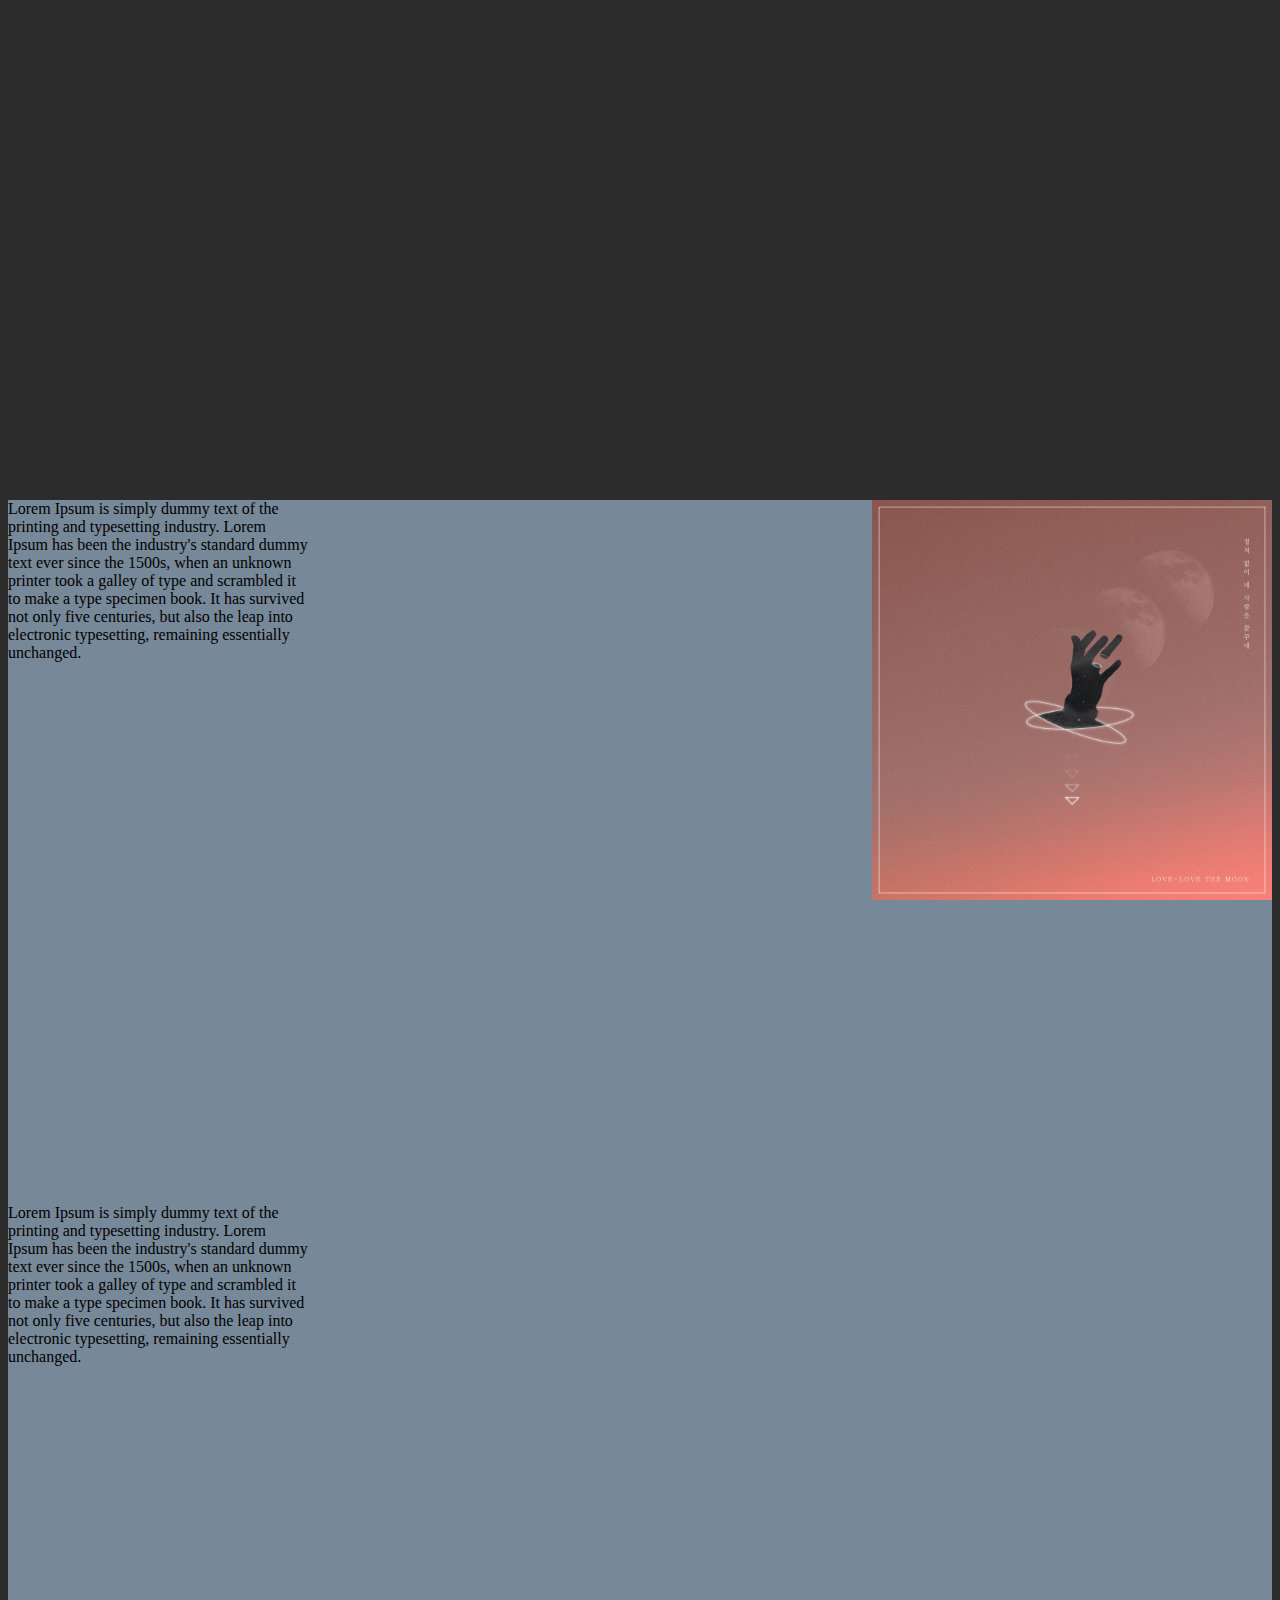
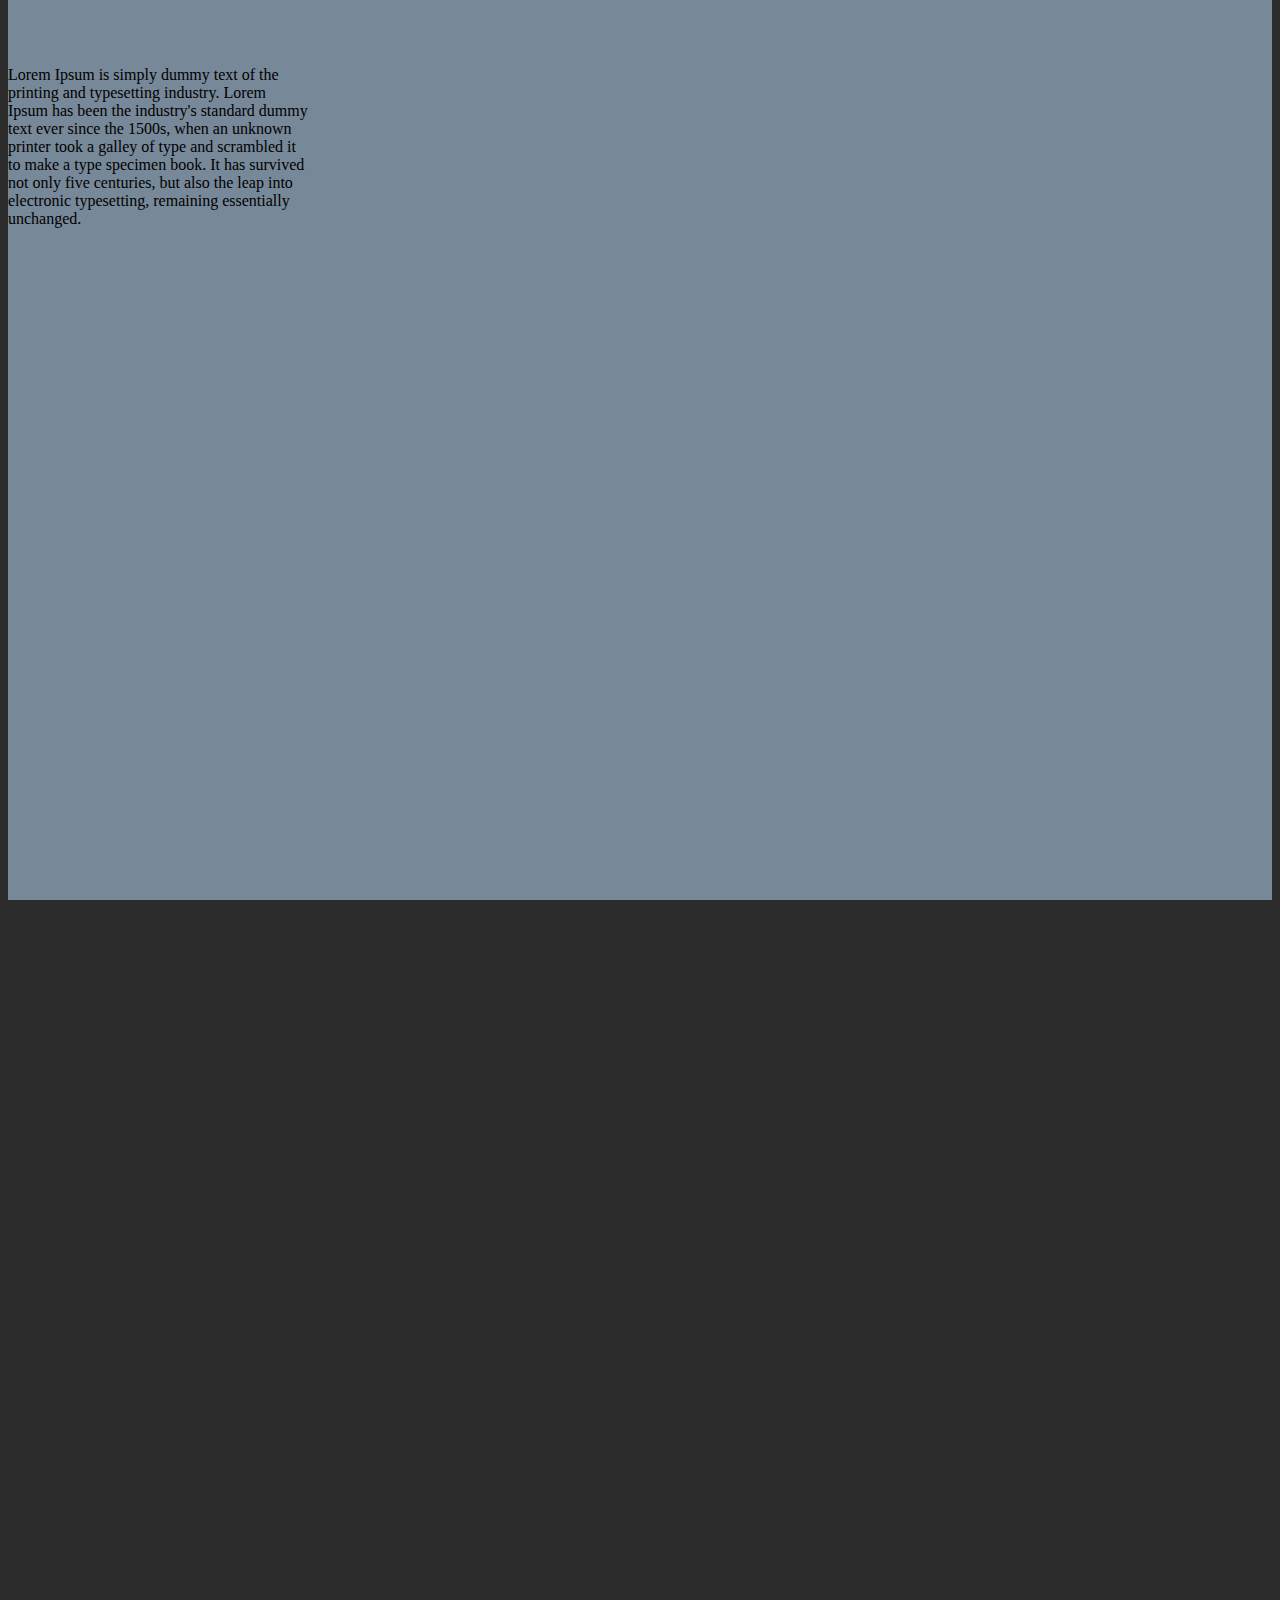
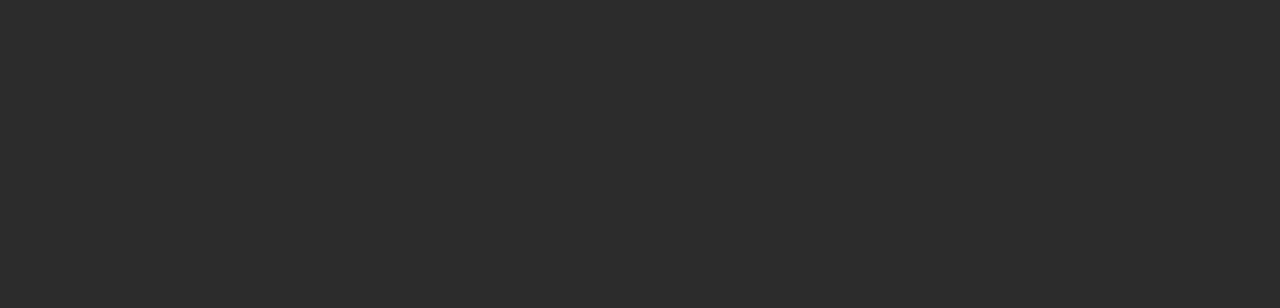
<file: css_position_sticky/index.html>
<!DOCTYPE html>
<html lang="en">
<head>
  <meta charset="UTF-8">
  <meta http-equiv="X-UA-Compatible" content="IE=edge">
  <meta name="viewport" content="width=device-width, initial-scale=1.0">
  <title>Document</title>
  <link rel="stylesheet" href="index.css">
</head>
<body style="background: rgb(44, 44, 44); height: 3000px;">

  <div class="grey">
    <div class="image">
      <img src="image_1.jpg" width="100%">
    </div>
    <div class="text">
      Lorem Ipsum is simply dummy text of the printing and typesetting industry. Lorem Ipsum has been the industry's standard dummy text ever since the 1500s, when an unknown printer took a galley of type and scrambled it to make a type specimen book. It has survived not only five centuries, but also the leap into electronic typesetting, remaining essentially unchanged. 
    </div>
    <div style="clear:both;"></div>
    <div class="text" style="margin-top: 300px;">
      Lorem Ipsum is simply dummy text of the printing and typesetting industry. Lorem Ipsum has been the industry's standard dummy text ever since the 1500s, when an unknown printer took a galley of type and scrambled it to make a type specimen book. It has survived not only five centuries, but also the leap into electronic typesetting, remaining essentially unchanged. 
    </div>
    <div style="clear:both;"></div>
    <div class="text" style="margin-top: 300px;">
      Lorem Ipsum is simply dummy text of the printing and typesetting industry. Lorem Ipsum has been the industry's standard dummy text ever since the 1500s, when an unknown printer took a galley of type and scrambled it to make a type specimen book. It has survived not only five centuries, but also the leap into electronic typesetting, remaining essentially unchanged. 
    </div>

  </div>
</body>
</html>
</file>
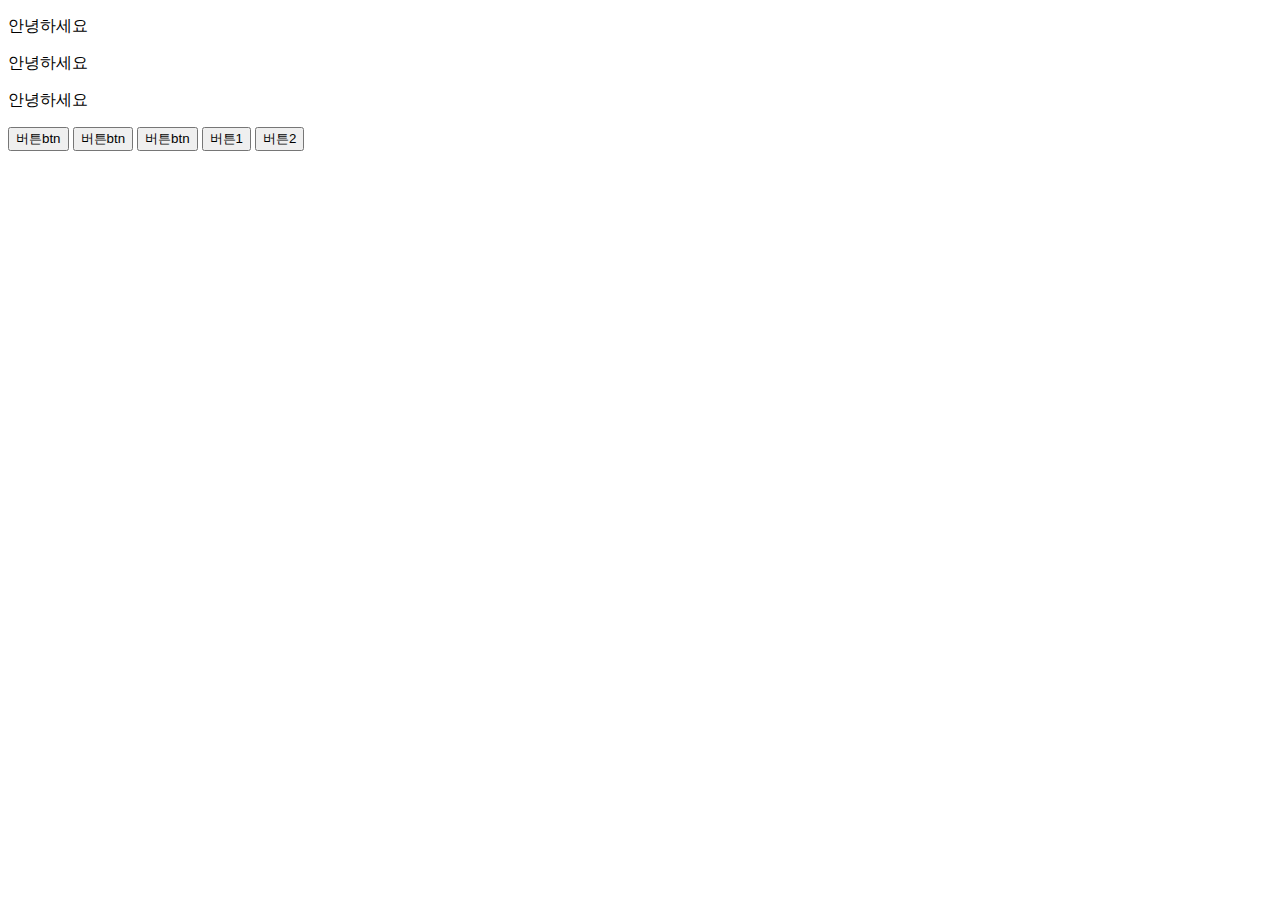
<file: javascript_1/index.html>
<!DOCTYPE html>
<html lang="en">
<head>
  <meta charset="UTF-8">
  <meta http-equiv="X-UA-Compatible" content="IE=edge">
  <meta name="viewport" content="width=device-width, initial-scale=1.0">
  <title>Document</title>
  <link rel="stylesheet" href="index.css">
  <script src="https://code.jquery.com/jquery-3.5.1.min.js" 
  integrity="sha256-9/aliU8dGd2tb6OSsuzixeV4y/faTqgFtohetphbbj0=" 
  crossorigin="anonymous"></script>
</head>
<body>
  
  <p class="greeting">안녕하세요</p>
  <p class="greeting">안녕하세요</p>
  <p class="greeting">안녕하세요</p>
  <button class="btn">버튼btn</button>
  <button class="btn">버튼btn</button>
  <button class="btn">버튼btn</button>

  <script>

    $('.btn').on('click',function(){
      $('.greeting').show();
    })

    // document.getElementsByClassName('btn')[0].addEventListener('click',function() {
    //   document.getElementsByClassName('greeting')[0].style.display = 'none';
    // })
    // document.getElementsByClassName('btb')[0].addEventListener(띄워주셈~)

    // $('.btn').on('click', function(){
    //   띄워주셈~
    // })

    // document.getElementsByClassName('greeting')[0].innerHTML = '안녕';
    
    // $('.greeting').html('안녕');
  </script>

  <div class="alert-box" id="alert-text">
    <p id="title">텍스트</p>
    <button id="close">닫기</button>
  </div>
  <button onclick="idBtn('아이디를 입력해주세요')">버튼1</button>
  <button onclick="idBtn('비밀번호를 입력하세요')">버튼2</button>
  

  <script>
    // document.getElementById('hello').innerHTML = '안녕';
    // document.getElementById('hello').style.fontSize = '30px';
    
    // function(펑션) 문법
    // 변경할 HTML이 있으면 그거 하단에 JS 코딩해야함
    // function 알림창열기(구멍) {
    //   document.getElementById('alert').style.display = 구멍;
    // }

    // 숙제
    function idBtn(changeText) {
      document.getElementById('alert-text').style.display = 'block';
      document.getElementById('title').innerHTML = changeText;
    }

    // addEventListener 에드이벤트리스너
    document.getElementById('close').addEventListener('click', function(){ 
      document.getElementById('alert-text').style.display = 'none';
    });
  </script>
</body>

</html>
</file>
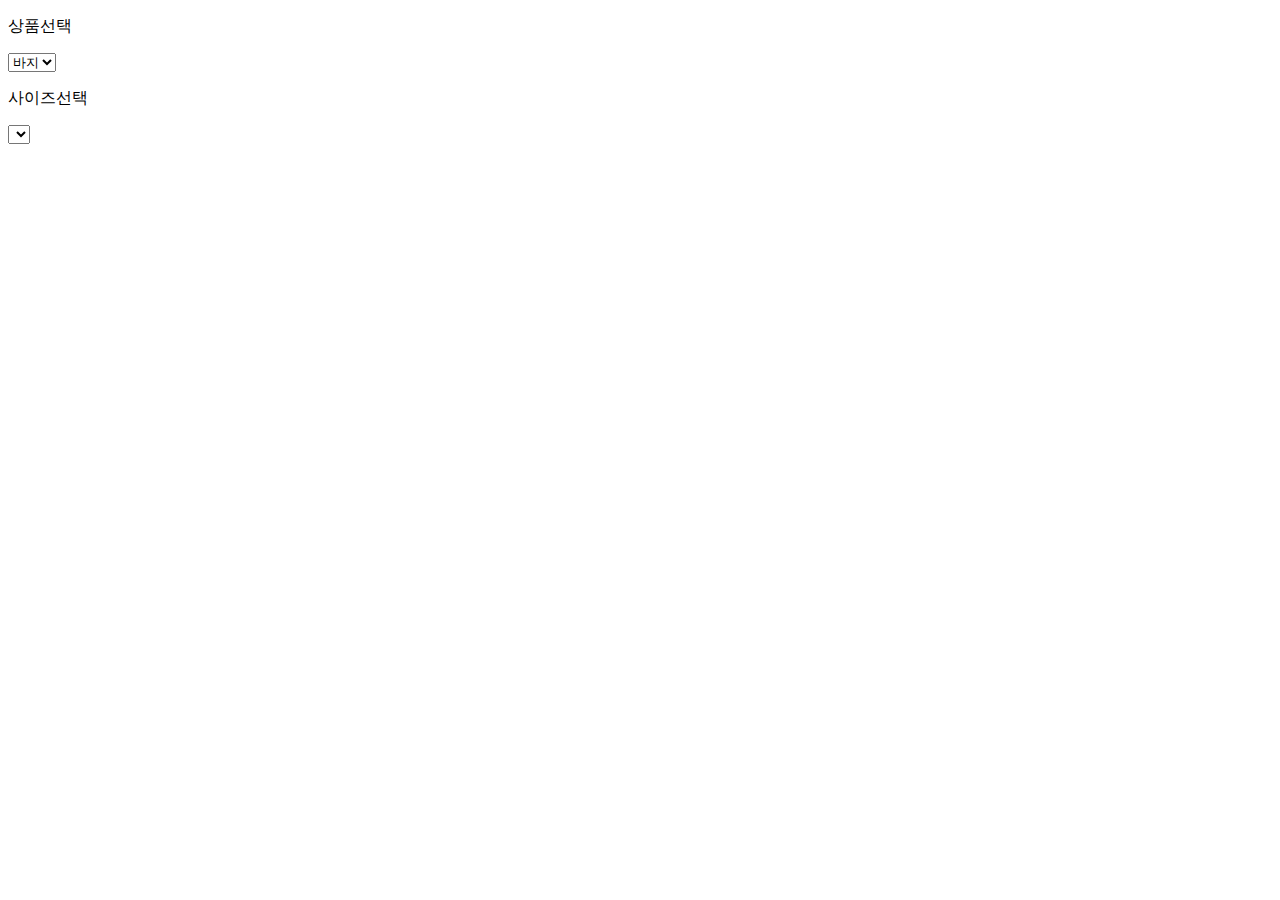
<file: javascript_form_input,change/index.html>
<!doctype html>
<html lang="en">
  <head>
    <!-- Required meta tags -->
    <meta charset="utf-8">
    <meta name="viewport" content="width=device-width, initial-scale=1">

    <!-- Bootstrap CSS -->
    <link href="https://cdn.jsdelivr.net/npm/bootstrap@5.1.3/dist/css/bootstrap.min.css" rel="stylesheet" integrity="sha384-1BmE4kWBq78iYhFldvKuhfTAU6auU8tT94WrHftjDbrCEXSU1oBoqyl2QvZ6jIW3" crossorigin="anonymous">

    <title>Hello, world!</title>
    <link rel="stylesheet" href="index.css">
  </head>
  <body>
    <script src="https://code.jquery.com/jquery-3.6.0.min.js" integrity="sha256-/xUj+3OJU5yExlq6GSYGSHk7tPXikynS7ogEvDej/m4=" crossorigin="anonymous"></script>

    <form class="container my-5">
      <div class="form-group">
    
        <p>상품선택</p>
        <select class="form-control" id="option1">
          <option>바지</option>
          <option>셔츠</option>
        </select>
        
        <div class="size-select">
          <p class="mt-4">사이즈선택</p>
          <select class="form-control" id="option2">
          </select>
        </div>
      </div>
    </form>

    <script>
      let 사이즈 = [26,28,30,32,34,36];

      $('#option1').on('change', function () {
          if ($('#option1').val() == '바지') {
            $('#option2').html('');
            // forEach 신문법 2월15일
            사이즈.forEach(function(i){
              // 6번 반복해줌
              // i 값은 사이즈 안에있는 하나하나의 데이터
              let 템플릿 = `<option>${i}</option>`;
              $('#option2').append(템플릿);
            });
              
          }

          // 셔츠
          // if ($('#option1').val() === '셔츠') {
          //   $('#option2').html('');
          //   var 템플릿 = `<option>95</option>
          //               <option>100</option>
          //               <option>105</option>`;
          //   $('#option2').append(템플릿);
          // } 


          // 만약에 사용자가 입력한값이 '바지'면
          // 바지용 option 템플릿을 만들어서
          // 원하는곳에 append(템플릿);
        });
    </script>

    <script src="https://cdn.jsdelivr.net/npm/bootstrap@5.1.3/dist/js/bootstrap.bundle.min.js" integrity="sha384-ka7Sk0Gln4gmtz2MlQnikT1wXgYsOg+OMhuP+IlRH9sENBO0LRn5q+8nbTov4+1p" crossorigin="anonymous"></script>
  </body>
</html>
</file>
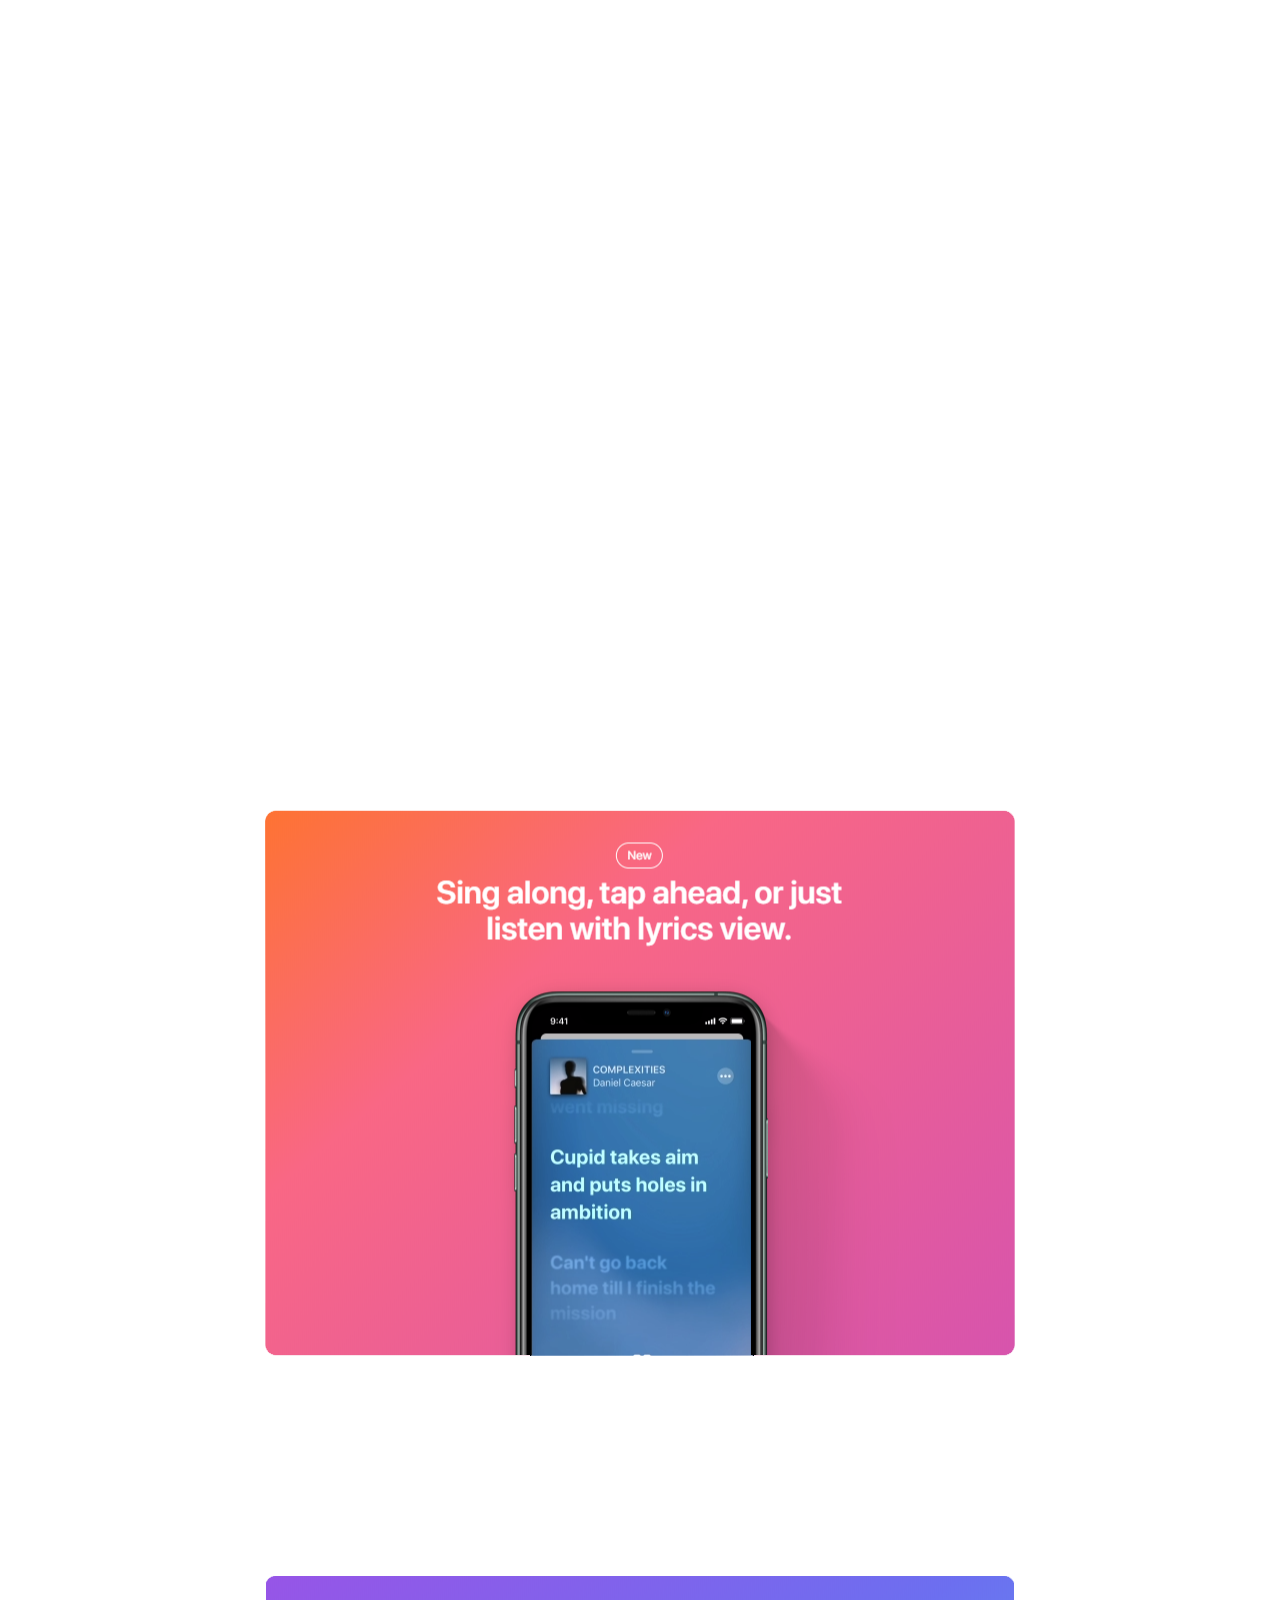
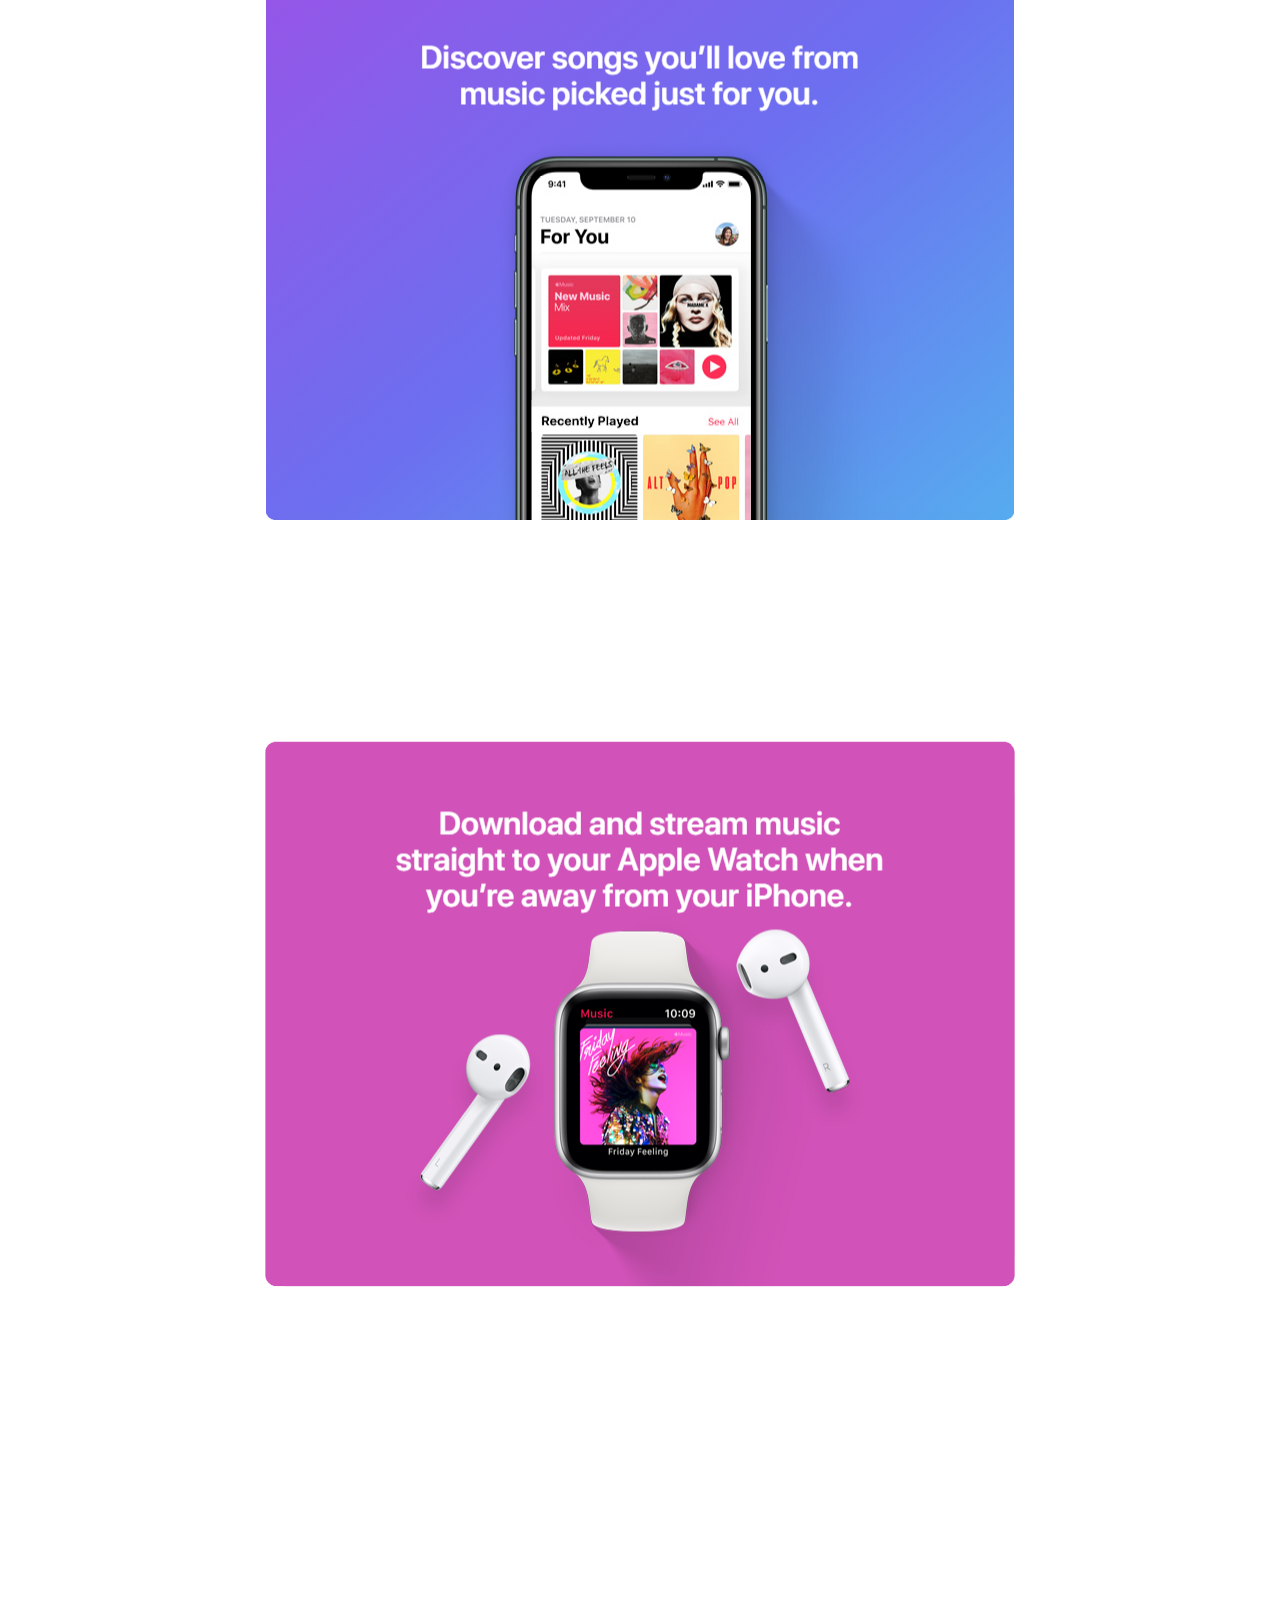
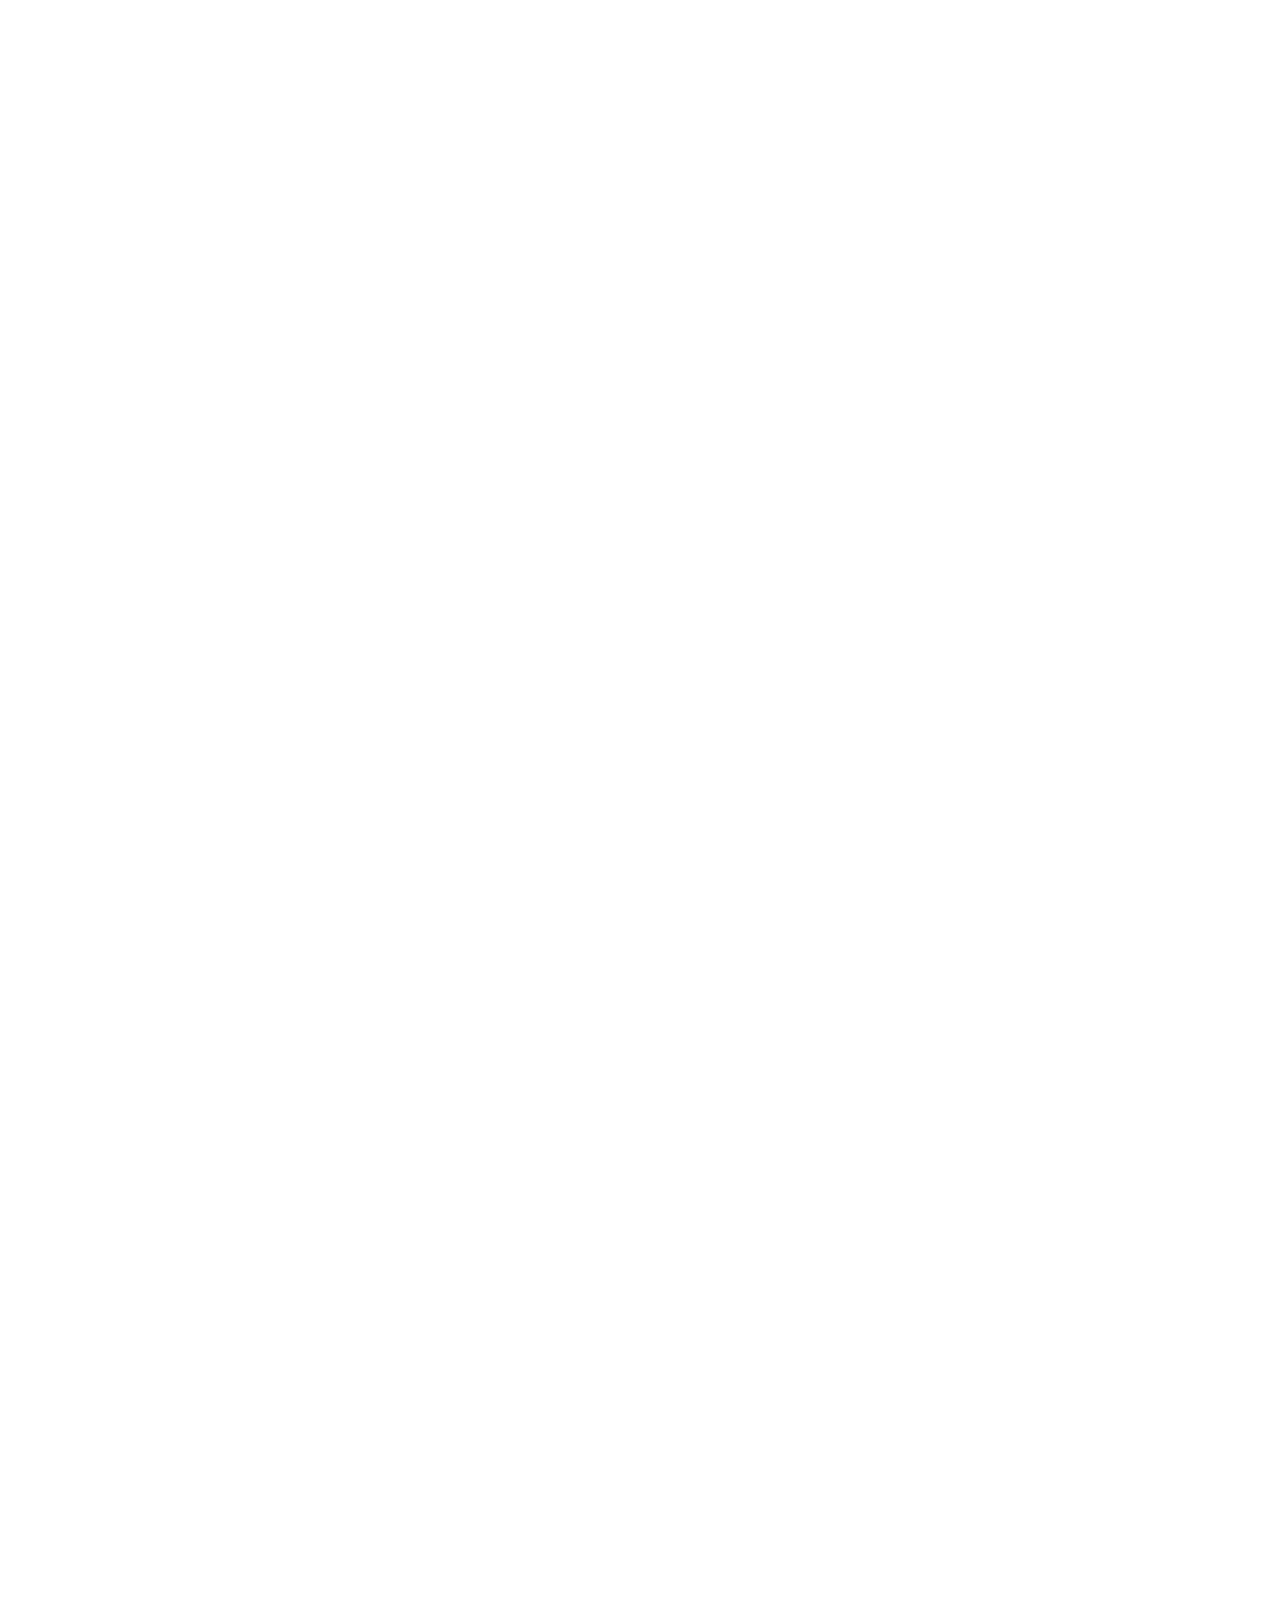
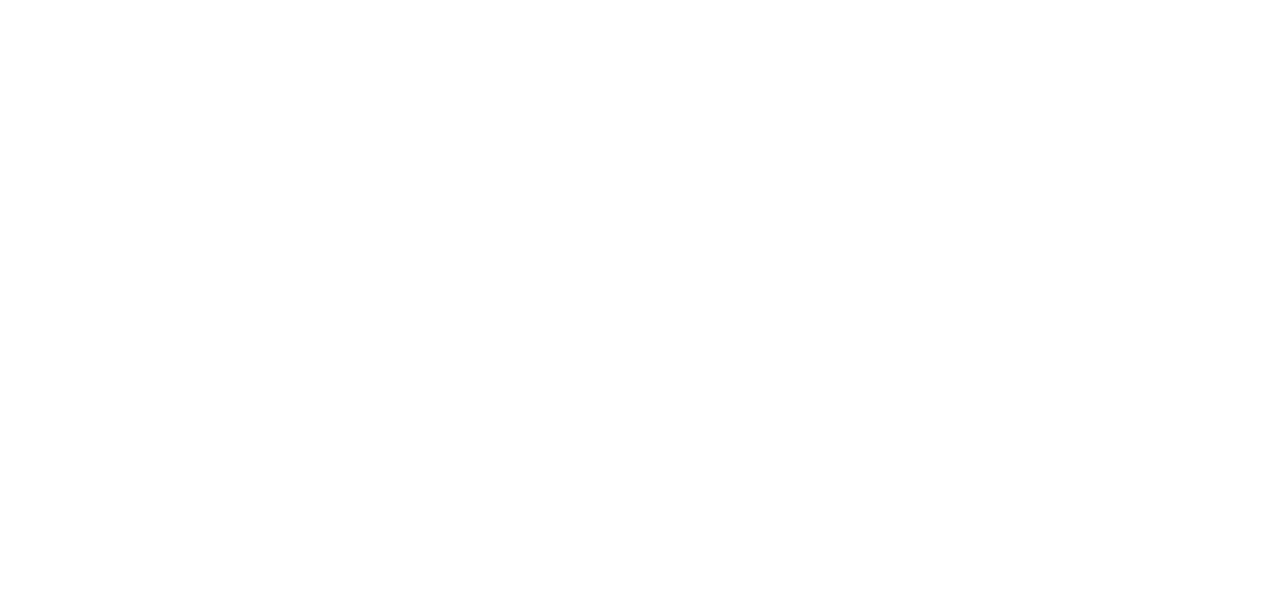
<file: javascript_scrollanima/index.html>
<!DOCTYPE html>
<html lang="en">
<head>
  <meta charset="UTF-8">
  <meta http-equiv="X-UA-Compatible" content="IE=edge">
  <meta name="viewport" content="width=device-width, initial-scale=1.0">
  <title>scrollanimation</title>
  <link rel="stylesheet" href="index.css">
  <script src="https://code.jquery.com/jquery-3.6.0.js" integrity="sha256-H+K7U5CnXl1h5ywQfKtSj8PCmoN9aaq30gDh27Xc0jk=" crossorigin="anonymous"></script>
  
  
</head>
<body>
  <div class="card-background">
    <div class="card-box">
      <img src="card1.png">
    </div>
    <div class="card-box">
      <img src="card2.png">
    </div>
    <div class="card-box">
      <img src="card3.png">
    </div>
  </div>

  <script>
    $(window).scroll(function(){
      let 높이 = $(window).scrollTop();
      console.log(높이);

      // 620~820 까지 스크롤바를 내리면,
      // 첫번째카드의 opacity 1~0으로 서서히 변경해주셈

      let y = (-1/500) * 높이 + 115/50;
      $('.card-box').eq(0).css('opacity', y);
    });
  </script>
</body>
</html>
</file>
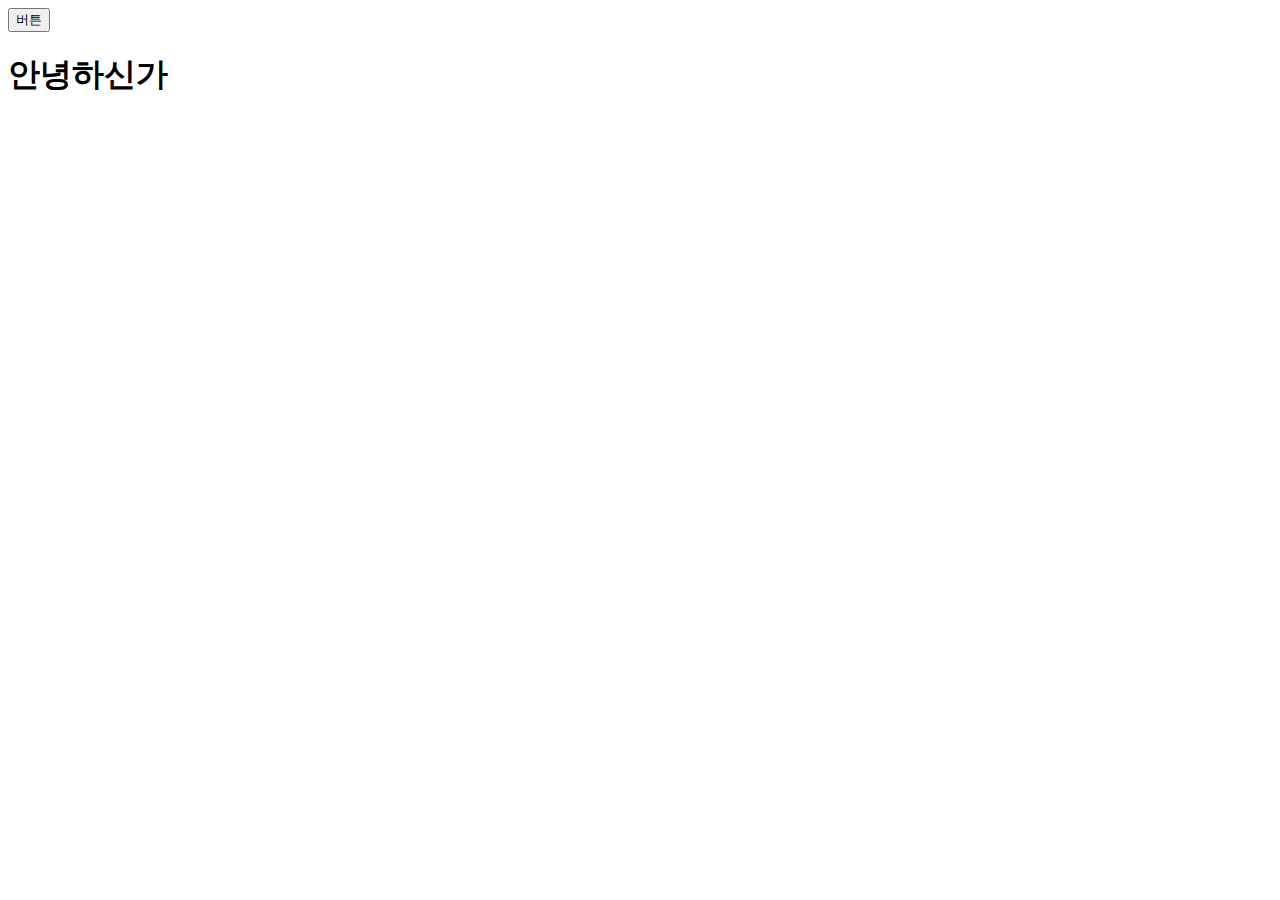
<file: javascript_Typewriting/index.html>
<!DOCTYPE html>
<html lang="en">
<head>
  <meta charset="UTF-8">
  <meta http-equiv="X-UA-Compatible" content="IE=edge">
  <meta name="viewport" content="width=device-width, initial-scale=1.0">
  <title>Document</title>
  <script src="https://code.jquery.com/jquery-3.5.1.min.js" 
    integrity="sha256-9/aliU8dGd2tb6OSsuzixeV4y/faTqgFtohetphbbj0=" 
    crossorigin="anonymous"></script>
</head>
<body>
  <div>
    <button>버튼</button>
    <h1>안녕하신가</h1>
  </div>

  <script>
    let h1태그 = document.querySelector('h1');
    let 글씨 = document.querySelector('h1').innerHTML;
    $('button').click(function(){
      애니메이션(h1태그,글씨);
    });

    function 애니메이션(h1태그,글씨){
      h1태그.innerHTML = '';
      for (let i = 0; i < 글씨.length; i++) {
        setTimeout(function(){
          h1태그.innerHTML = h1태그.innerHTML + 글씨[i];
        },100 * i);
      }
    }

  //버튼을 누르면..
  //0.5초 후에 h1안에 a를 더함
  //0.5초 후에 h1안에 b를 더함
  //0.5초 후에 h1안에 c를 더함
  </script>
  
  

</body>
</html>
</file>
<file: css_position_sticky/index.css>
.grey {
  background-color: lightslategray;
  height: 2000px;
  margin-top: 500px;
}

.image {
  float: right;
  width: 400px;
  position: sticky;
  top: 100px;
}

.text {
  float: left;
  width: 300px;
}
</file>
<file: javascript_1/index.css>
.alert-box {
  background: rgb(127, 127, 251);
  color: rgb(241, 241, 243);
  padding: 20px;
  border-radius: 5px;
  display: none;
}

.yellow-bg {
  background: yellow;
}
</file>
<file: javascript_form_input,change/index.css>
.size-select {
  display: block;
}
</file>
<file: javascript_scrollanima/index.css>
.card-background {
  height: 3000px;
  margin-top: 800px;
  margin-bottom: 1600px;
}

.card-box img {
  display: block;
  margin: auto;
  max-width: 80%;
}

.card-box {
  position: sticky;
  top: 400px;
  margin-top: 200px;
}
</file>
